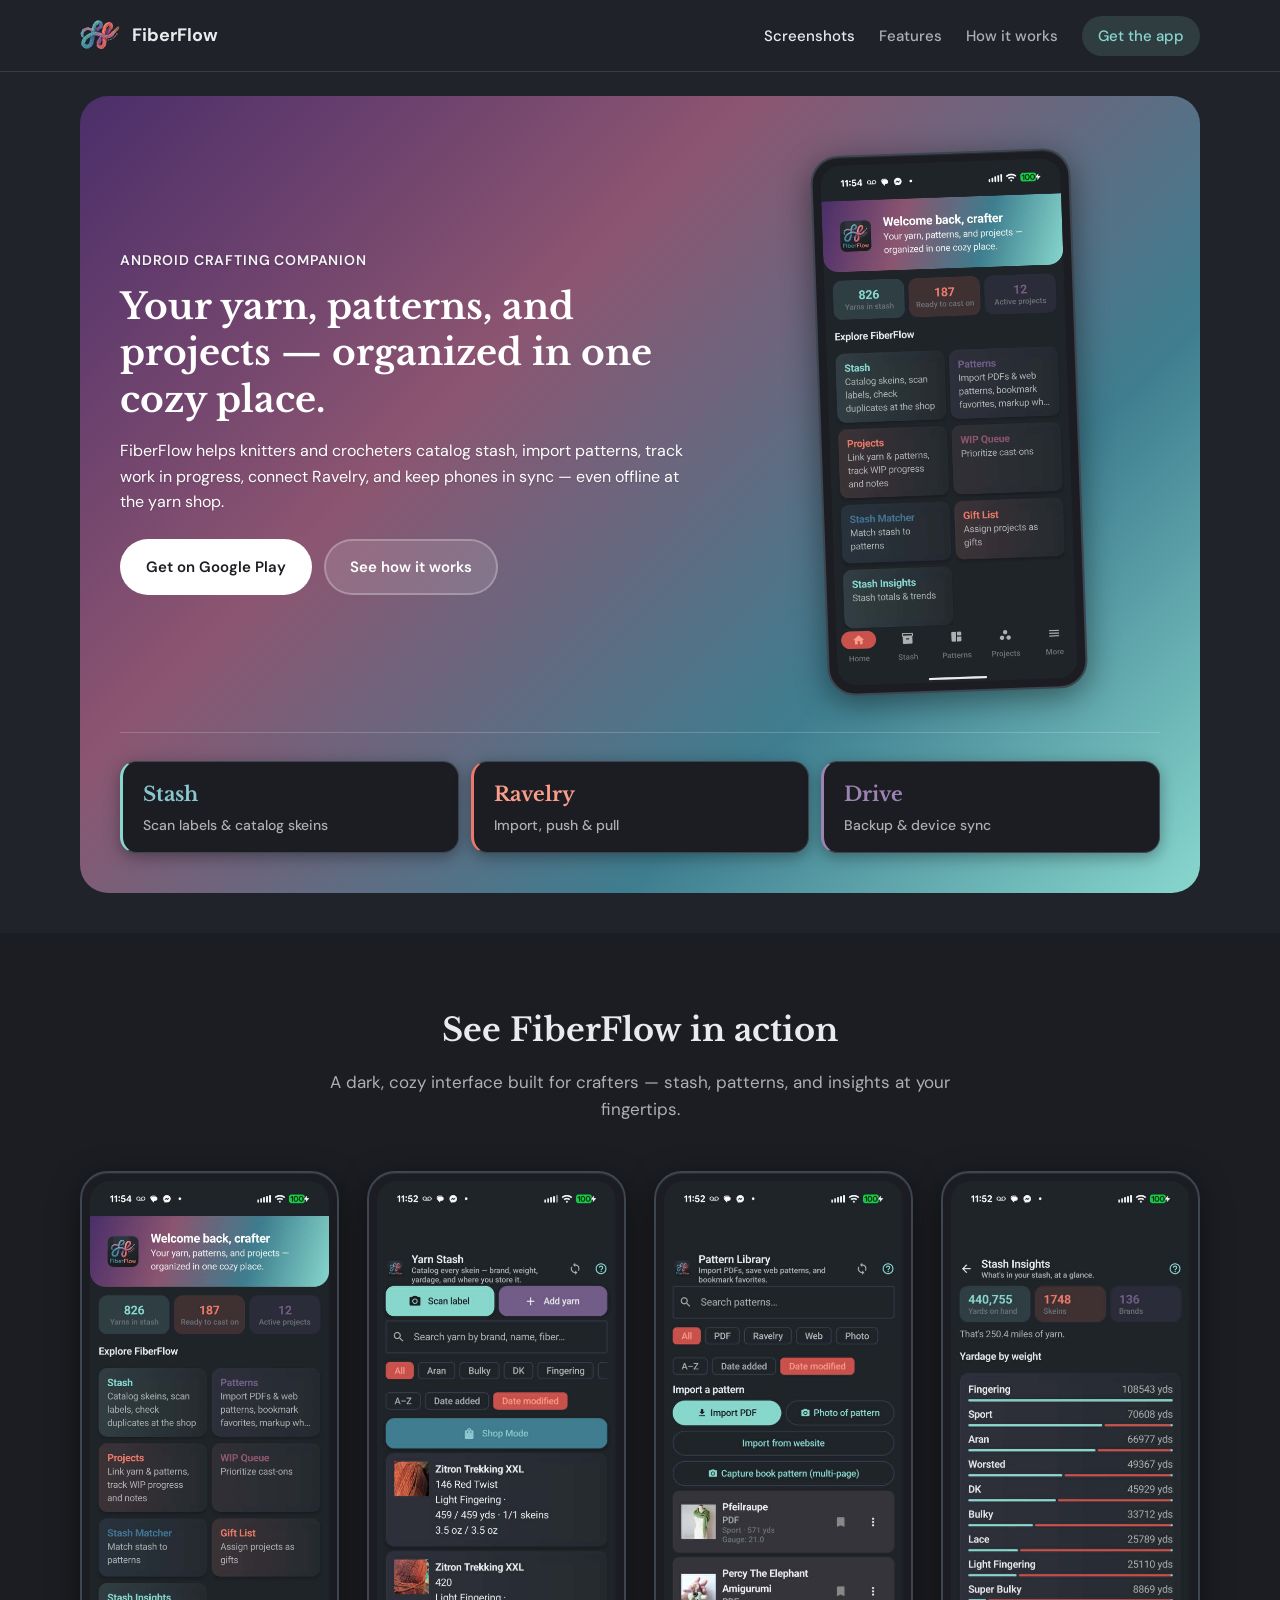
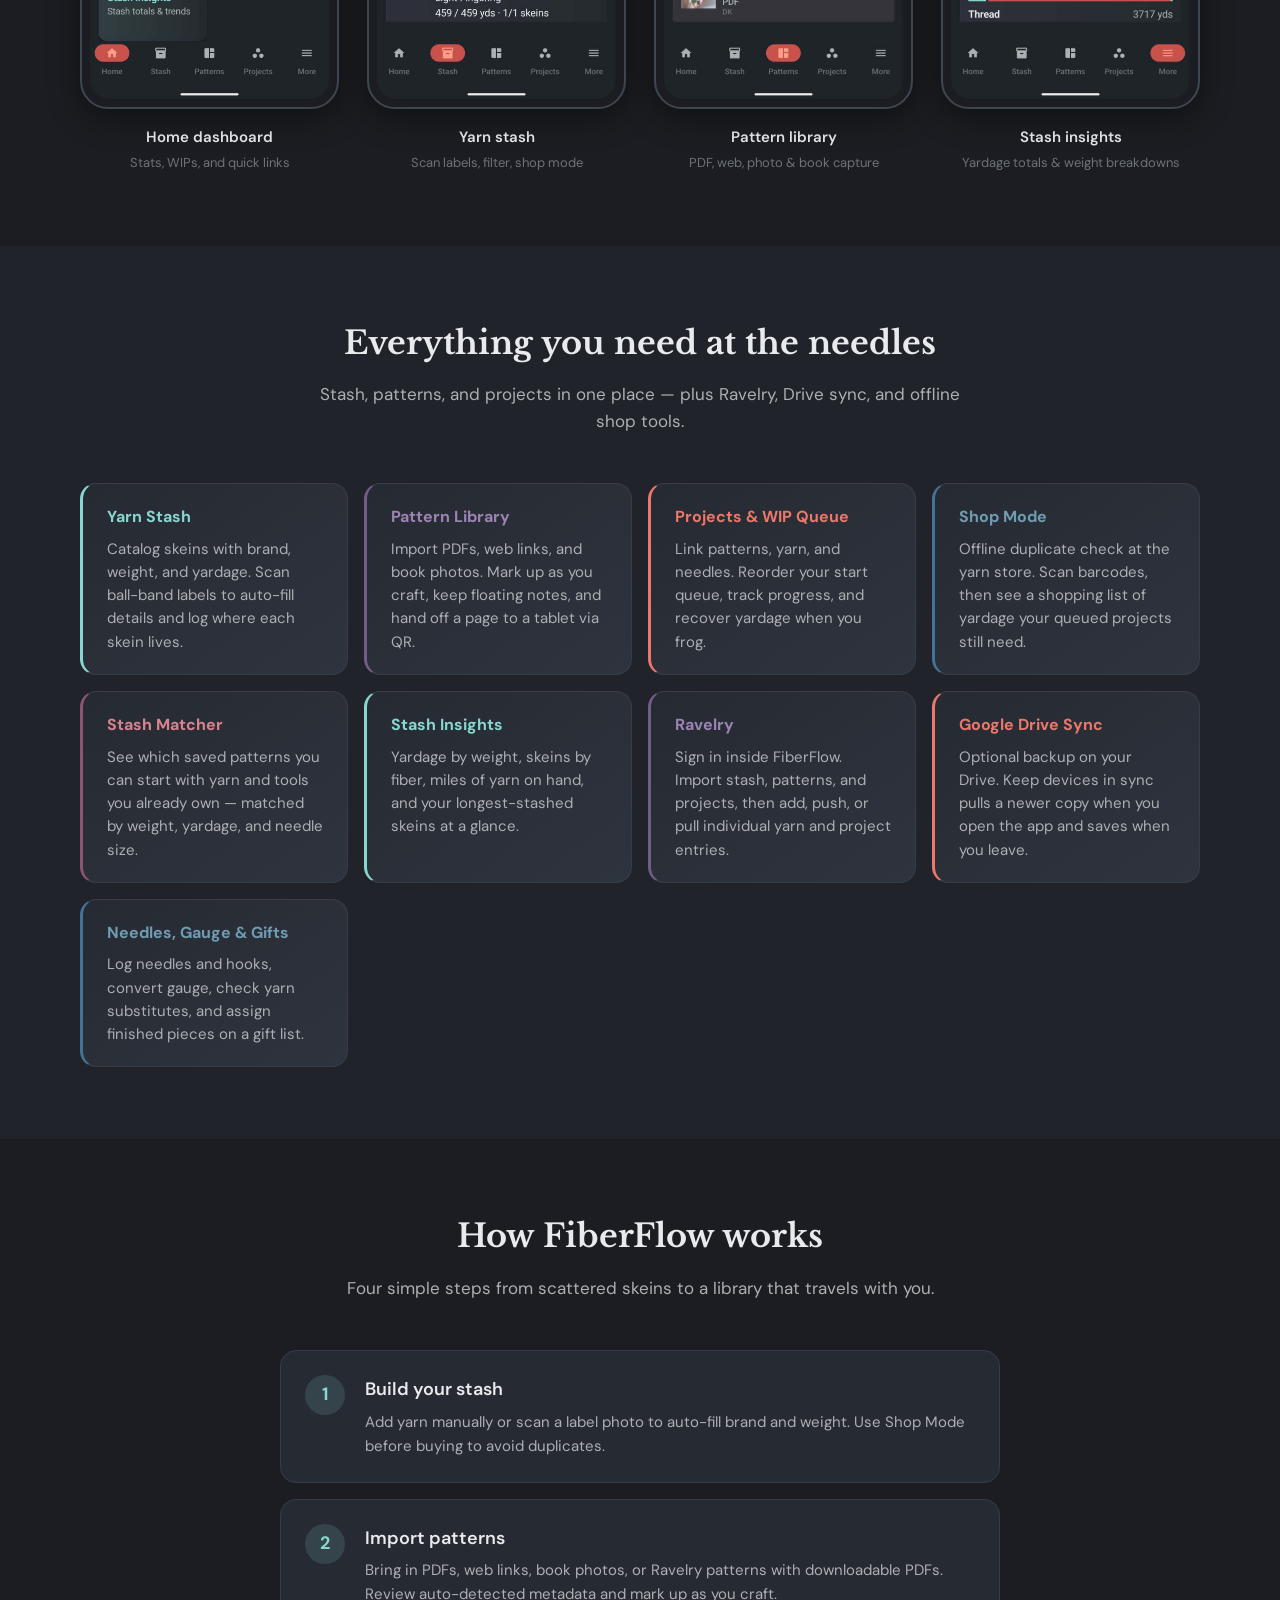
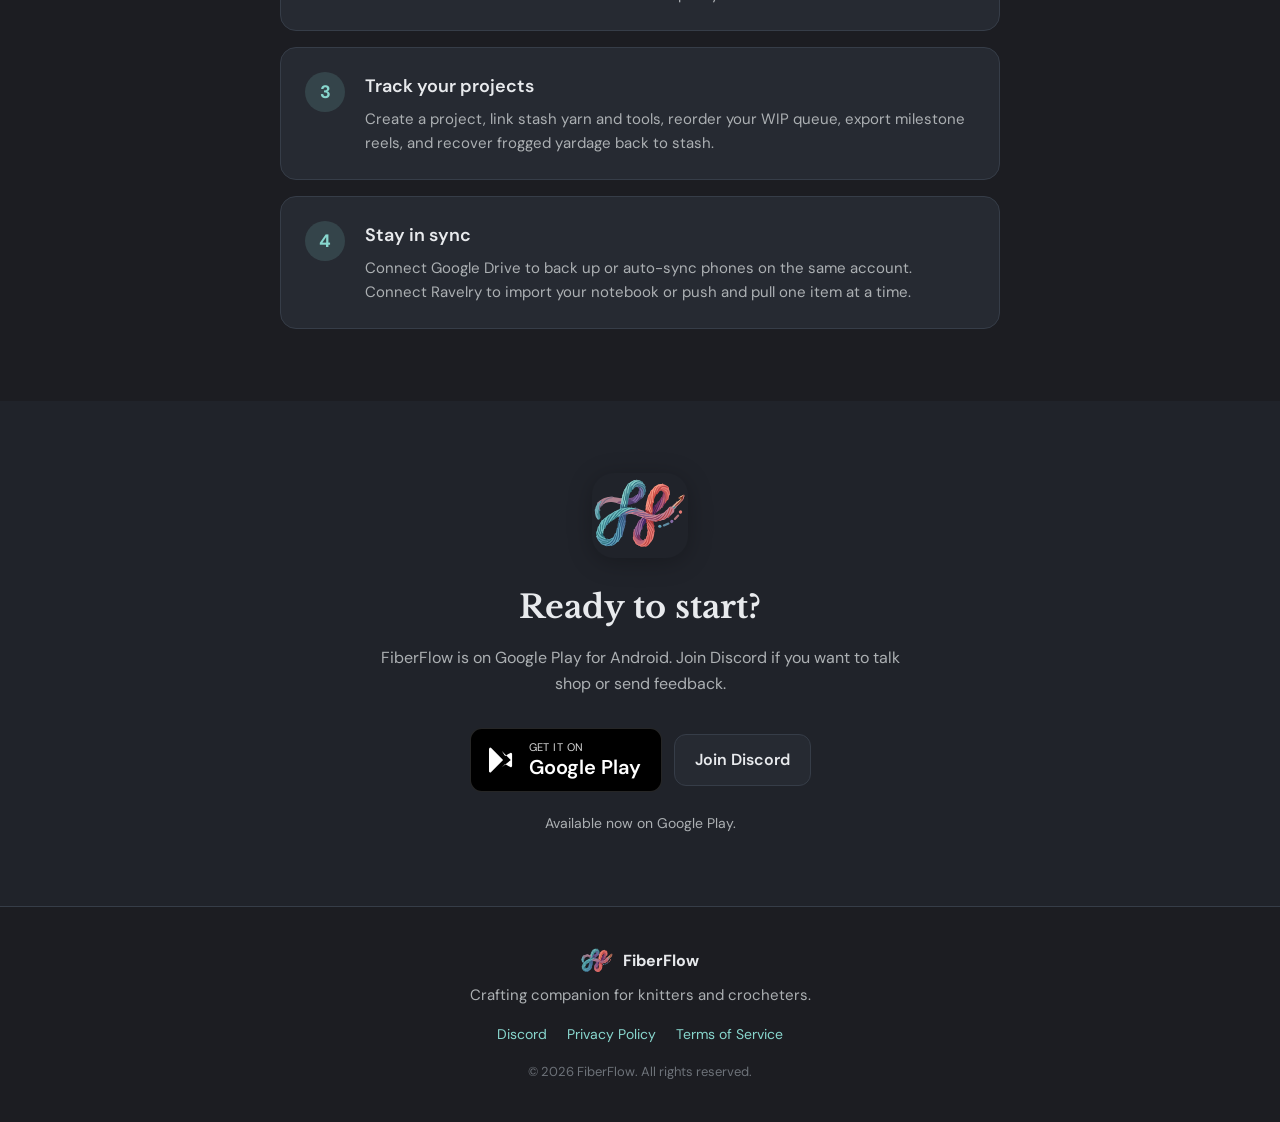
<file: index.html>
<!DOCTYPE html>
<html lang="en">
<head>
  <meta charset="UTF-8">
  <meta name="viewport" content="width=device-width, initial-scale=1.0">
  <meta name="description" content="FiberFlow — the Android crafting companion for knitters and crocheters. Catalog stash, import patterns, track WIPs, connect Ravelry, and sync devices with Google Drive.">
  <meta name="keywords" content="FiberFlow, knitting app, crochet app, yarn stash, pattern tracker, project tracker, Ravelry, Google Drive backup, Android crafting app">
  <meta name="author" content="TechJeeper">
  <meta name="robots" content="index, follow">
  <meta name="theme-color" content="#1c1d22">
  <link rel="canonical" href="https://fiberflow.techjeeper.com/">
  <meta property="og:locale" content="en_US">
  <meta property="og:type" content="website">
  <meta property="og:site_name" content="FiberFlow">
  <meta property="og:title" content="FiberFlow — Crafting Companion for Knitters &amp; Crocheters">
  <meta property="og:description" content="Organize yarn, patterns, and projects on Android. Connect Ravelry, sync phones with Google Drive, and shop offline.">
  <meta property="og:url" content="https://fiberflow.techjeeper.com/">
  <meta property="og:image" content="https://fiberflow.techjeeper.com/assets/screenshots/home.jpg">
  <meta property="og:image:alt" content="FiberFlow home screen with stash stats and explore tiles">
  <meta property="og:image:width" content="935">
  <meta property="og:image:height" content="2048">
  <meta name="twitter:card" content="summary_large_image">
  <meta name="twitter:title" content="FiberFlow — Crafting Companion for Knitters &amp; Crocheters">
  <meta name="twitter:description" content="Organize yarn, patterns, and projects on Android. Connect Ravelry, sync phones with Google Drive, and shop offline.">
  <meta name="twitter:image" content="https://fiberflow.techjeeper.com/assets/screenshots/home.jpg">
  <meta name="twitter:image:alt" content="FiberFlow home screen with stash stats and explore tiles">
  <title>FiberFlow — Crafting Companion for Knitters &amp; Crocheters</title>
  <link rel="icon" type="image/svg+xml" href="assets/FiberFlow-Icon.svg">
  <link rel="preconnect" href="https://fonts.googleapis.com">
  <link rel="preconnect" href="https://fonts.gstatic.com" crossorigin>
  <link href="https://fonts.googleapis.com/css2?family=DM+Sans:ital,opsz,wght@0,9..40,400;0,9..40,500;0,9..40,600;0,9..40,700;1,9..40,400&family=Libre+Baskerville:ital,wght@0,400;0,700;1,400&display=swap" rel="stylesheet">
  <link rel="stylesheet" href="css/styles.css">
  <link rel="stylesheet" href="css/showcase.css">
  <script data-goatcounter="https://fiberflow.goatcounter.com/count"
          async src="//gc.zgo.at/count.js"></script>
  <script type="application/ld+json">
    {
      "@context": "https://schema.org",
      "@type": "SoftwareApplication",
      "name": "FiberFlow",
      "applicationCategory": "LifestyleApplication",
      "applicationSubCategory": "Crafting Companion",
      "operatingSystem": "Android",
      "description": "FiberFlow helps knitters and crocheters catalog yarn stash, import patterns, track work in progress, connect Ravelry, and sync devices with Google Drive.",
      "url": "https://fiberflow.techjeeper.com/",
      "image": "https://fiberflow.techjeeper.com/assets/screenshots/home.jpg",
      "downloadUrl": "https://play.google.com/store/apps/details?id=com.fiberflow.app",
      "publisher": {
        "@type": "Organization",
        "name": "TechJeeper"
      }
    }
  </script>
</head>
<body>
  <a class="skip-link" href="#main">Skip to content</a>

  <header class="site-header" id="top">
    <div class="container header-inner">
      <a class="brand" href="#top" aria-label="FiberFlow home">
        <img src="assets/FiberFlow-Icon.svg" alt="" width="40" height="40" class="brand-icon">
        <span class="brand-name">FiberFlow</span>
      </a>
      <button class="nav-toggle" type="button" aria-expanded="false" aria-controls="site-nav" aria-label="Open menu">
        <span></span>
        <span></span>
        <span></span>
      </button>
      <nav class="site-nav" id="site-nav" aria-label="Primary">
        <a href="#showcase">Screenshots</a>
        <a href="#features">Features</a>
        <a href="#how-it-works">How it works</a>
        <a href="#download" class="nav-cta">Get the app</a>
      </nav>
    </div>
  </header>

  <main id="main">
    <section class="hero-block" aria-label="Introduction">
      <div class="hero">
        <div class="hero-grid">
          <div class="hero-copy">
            <p class="hero-eyebrow">Android crafting companion</p>
            <h1>Your yarn, patterns, and projects — organized in one cozy place.</h1>
            <p class="hero-lead">
              FiberFlow helps knitters and crocheters catalog stash, import patterns, track work in progress,
              connect Ravelry, and keep phones in sync — even offline at the yarn shop.
            </p>
            <div class="hero-actions">
              <a href="https://play.google.com/store/apps/details?id=com.fiberflow.app" class="btn btn-primary" target="_blank" rel="noopener noreferrer">Get on Google Play</a>
              <a href="#how-it-works" class="btn btn-ghost">See how it works</a>
            </div>
          </div>
          <div class="hero-phone" aria-hidden="true">
            <figure class="phone-mockup">
              <div class="phone-bezel">
                <img src="assets/screenshots/home.jpg" alt="" width="260" height="563">
              </div>
            </figure>
          </div>
        </div>

        <div class="hero-stats">
          <div class="stats-grid">
            <div class="stat-chip stat-teal">
              <span class="stat-value">Stash</span>
              <span class="stat-label">Scan labels &amp; catalog skeins</span>
            </div>
            <div class="stat-chip stat-coral">
              <span class="stat-value">Ravelry</span>
              <span class="stat-label">Import, push &amp; pull</span>
            </div>
            <div class="stat-chip stat-plum">
              <span class="stat-value">Drive</span>
              <span class="stat-label">Backup &amp; device sync</span>
            </div>
          </div>
        </div>
      </div>
    </section>

    <section class="section section-alt" id="showcase">
      <div class="container">
        <header class="section-header">
          <h2>See FiberFlow in action</h2>
          <p>A dark, cozy interface built for crafters — stash, patterns, and insights at your fingertips.</p>
        </header>

        <div class="showcase-grid">
          <figure class="phone-mockup">
            <div class="phone-bezel">
              <img src="assets/screenshots/home.jpg" alt="FiberFlow home screen with stash stats and explore tiles" width="240" height="520" loading="lazy">
            </div>
            <figcaption>
              Home dashboard
              <span class="phone-caption-detail">Stats, WIPs, and quick links</span>
            </figcaption>
          </figure>
          <figure class="phone-mockup">
            <div class="phone-bezel">
              <img src="assets/screenshots/stash.jpg" alt="Yarn stash screen with label scan and shop mode" width="240" height="520" loading="lazy">
            </div>
            <figcaption>
              Yarn stash
              <span class="phone-caption-detail">Scan labels, filter, shop mode</span>
            </figcaption>
          </figure>
          <figure class="phone-mockup">
            <div class="phone-bezel">
              <img src="assets/screenshots/patterns.jpg" alt="Pattern library with PDF import and bookmarks" width="240" height="520" loading="lazy">
            </div>
            <figcaption>
              Pattern library
              <span class="phone-caption-detail">PDF, web, photo &amp; book capture</span>
            </figcaption>
          </figure>
          <figure class="phone-mockup">
            <div class="phone-bezel">
              <img src="assets/screenshots/insights.jpg" alt="Stash insights showing yardage totals and breakdowns" width="240" height="520" loading="lazy">
            </div>
            <figcaption>
              Stash insights
              <span class="phone-caption-detail">Yardage totals &amp; weight breakdowns</span>
            </figcaption>
          </figure>
        </div>
      </div>
    </section>

    <section class="section" id="features">
      <div class="container">
        <header class="section-header">
          <h2>Everything you need at the needles</h2>
          <p>Stash, patterns, and projects in one place — plus Ravelry, Drive sync, and offline shop tools.</p>
        </header>

        <div class="feature-grid">
          <article class="feature-card accent-teal">
            <h3>Yarn Stash</h3>
            <p>Catalog skeins with brand, weight, and yardage. Scan ball-band labels to auto-fill details and log where each skein lives.</p>
          </article>
          <article class="feature-card accent-plum">
            <h3>Pattern Library</h3>
            <p>Import PDFs, web links, and book photos. Mark up as you craft, keep floating notes, and hand off a page to a tablet via QR.</p>
          </article>
          <article class="feature-card accent-coral">
            <h3>Projects &amp; WIP Queue</h3>
            <p>Link patterns, yarn, and needles. Reorder your start queue, track progress, and recover yardage when you frog.</p>
          </article>
          <article class="feature-card accent-blue">
            <h3>Shop Mode</h3>
            <p>Offline duplicate check at the yarn store. Scan barcodes, then see a shopping list of yardage your queued projects still need.</p>
          </article>
          <article class="feature-card accent-rose">
            <h3>Stash Matcher</h3>
            <p>See which saved patterns you can start with yarn and tools you already own — matched by weight, yardage, and needle size.</p>
          </article>
          <article class="feature-card accent-teal">
            <h3>Stash Insights</h3>
            <p>Yardage by weight, skeins by fiber, miles of yarn on hand, and your longest-stashed skeins at a glance.</p>
          </article>
          <article class="feature-card accent-plum">
            <h3>Ravelry</h3>
            <p>Sign in inside FiberFlow. Import stash, patterns, and projects, then add, push, or pull individual yarn and project entries.</p>
          </article>
          <article class="feature-card accent-coral">
            <h3>Google Drive Sync</h3>
            <p>Optional backup on your Drive. Keep devices in sync pulls a newer copy when you open the app and saves when you leave.</p>
          </article>
          <article class="feature-card accent-blue">
            <h3>Needles, Gauge &amp; Gifts</h3>
            <p>Log needles and hooks, convert gauge, check yarn substitutes, and assign finished pieces on a gift list.</p>
          </article>
        </div>
      </div>
    </section>

    <section class="section section-alt" id="how-it-works">
      <div class="container">
        <header class="section-header">
          <h2>How FiberFlow works</h2>
          <p>Four simple steps from scattered skeins to a library that travels with you.</p>
        </header>

        <ol class="steps-list">
          <li class="step-card">
            <span class="step-number">1</span>
            <div>
              <h3>Build your stash</h3>
              <p>Add yarn manually or scan a label photo to auto-fill brand and weight. Use Shop Mode before buying to avoid duplicates.</p>
            </div>
          </li>
          <li class="step-card">
            <span class="step-number">2</span>
            <div>
              <h3>Import patterns</h3>
              <p>Bring in PDFs, web links, book photos, or Ravelry patterns with downloadable PDFs. Review auto-detected metadata and mark up as you craft.</p>
            </div>
          </li>
          <li class="step-card">
            <span class="step-number">3</span>
            <div>
              <h3>Track your projects</h3>
              <p>Create a project, link stash yarn and tools, reorder your WIP queue, export milestone reels, and recover frogged yardage back to stash.</p>
            </div>
          </li>
          <li class="step-card">
            <span class="step-number">4</span>
            <div>
              <h3>Stay in sync</h3>
              <p>Connect Google Drive to back up or auto-sync phones on the same account. Connect Ravelry to import your notebook or push and pull one item at a time.</p>
            </div>
          </li>
        </ol>
      </div>
    </section>

    <section class="section download-section" id="download">
      <div class="container download-inner">
        <img src="assets/FiberFlow-Icon.svg" alt="" width="96" height="96" class="download-icon">
        <h2>Ready to start?</h2>
        <p>FiberFlow is on Google Play for Android. Join Discord if you want to talk shop or send feedback.</p>
        <div class="download-actions">
          <a
            href="https://play.google.com/store/apps/details?id=com.fiberflow.app"
            class="play-badge"
            id="play-store-link"
            target="_blank"
            rel="noopener noreferrer"
          >
            <svg class="play-icon" viewBox="0 0 24 24" aria-hidden="true" width="28" height="28">
              <path fill="currentColor" d="M3.609 1.814L13.792 12 3.61 22.186a1.003 1.003 0 0 1-1.387.29 1 1 0 0 1-.223-.168 1 1 0 0 1-.293-.728V2.71a1 1 0 0 1 .293-.728 1 1 0 0 1 1.61-.168z"/>
              <path fill="currentColor" d="M15.5 8.5l4.5-2.6a1 1 0 0 1 1.5.866v10.468a1 1 0 0 1-1.5.866l-4.5-2.6-2.792 2.792L20.39 12l-7.682-7.682L15.5 8.5z"/>
            </svg>
            <span class="play-badge-text">
              <span class="play-badge-label">Get it on</span>
              <span class="play-badge-store">Google Play</span>
            </span>
          </a>
          <a
            href="https://discord.gg/9WdGfetSRp"
            class="community-link"
            target="_blank"
            rel="noopener noreferrer"
          >
            Join Discord
          </a>
        </div>
        <p class="download-note is-live" id="play-store-note">Available now on Google Play.</p>
      </div>
    </section>
  </main>

  <footer class="site-footer">
    <div class="container footer-inner">
      <div class="footer-brand">
        <img src="assets/FiberFlow-Icon.svg" alt="" width="32" height="32">
        <span>FiberFlow</span>
      </div>
      <p class="footer-tagline">Crafting companion for knitters and crocheters.</p>
      <p class="footer-legal">
        <a href="https://discord.gg/9WdGfetSRp" target="_blank" rel="noopener noreferrer">Discord</a>
        <a href="privacy-policy.html">Privacy Policy</a>
        <a href="tos.html">Terms of Service</a>
      </p>
      <p class="footer-copy">&copy; <span id="year"></span> FiberFlow. All rights reserved.</p>
    </div>
  </footer>

  <script src="js/main.js"></script>
</body>
</html>
</file>
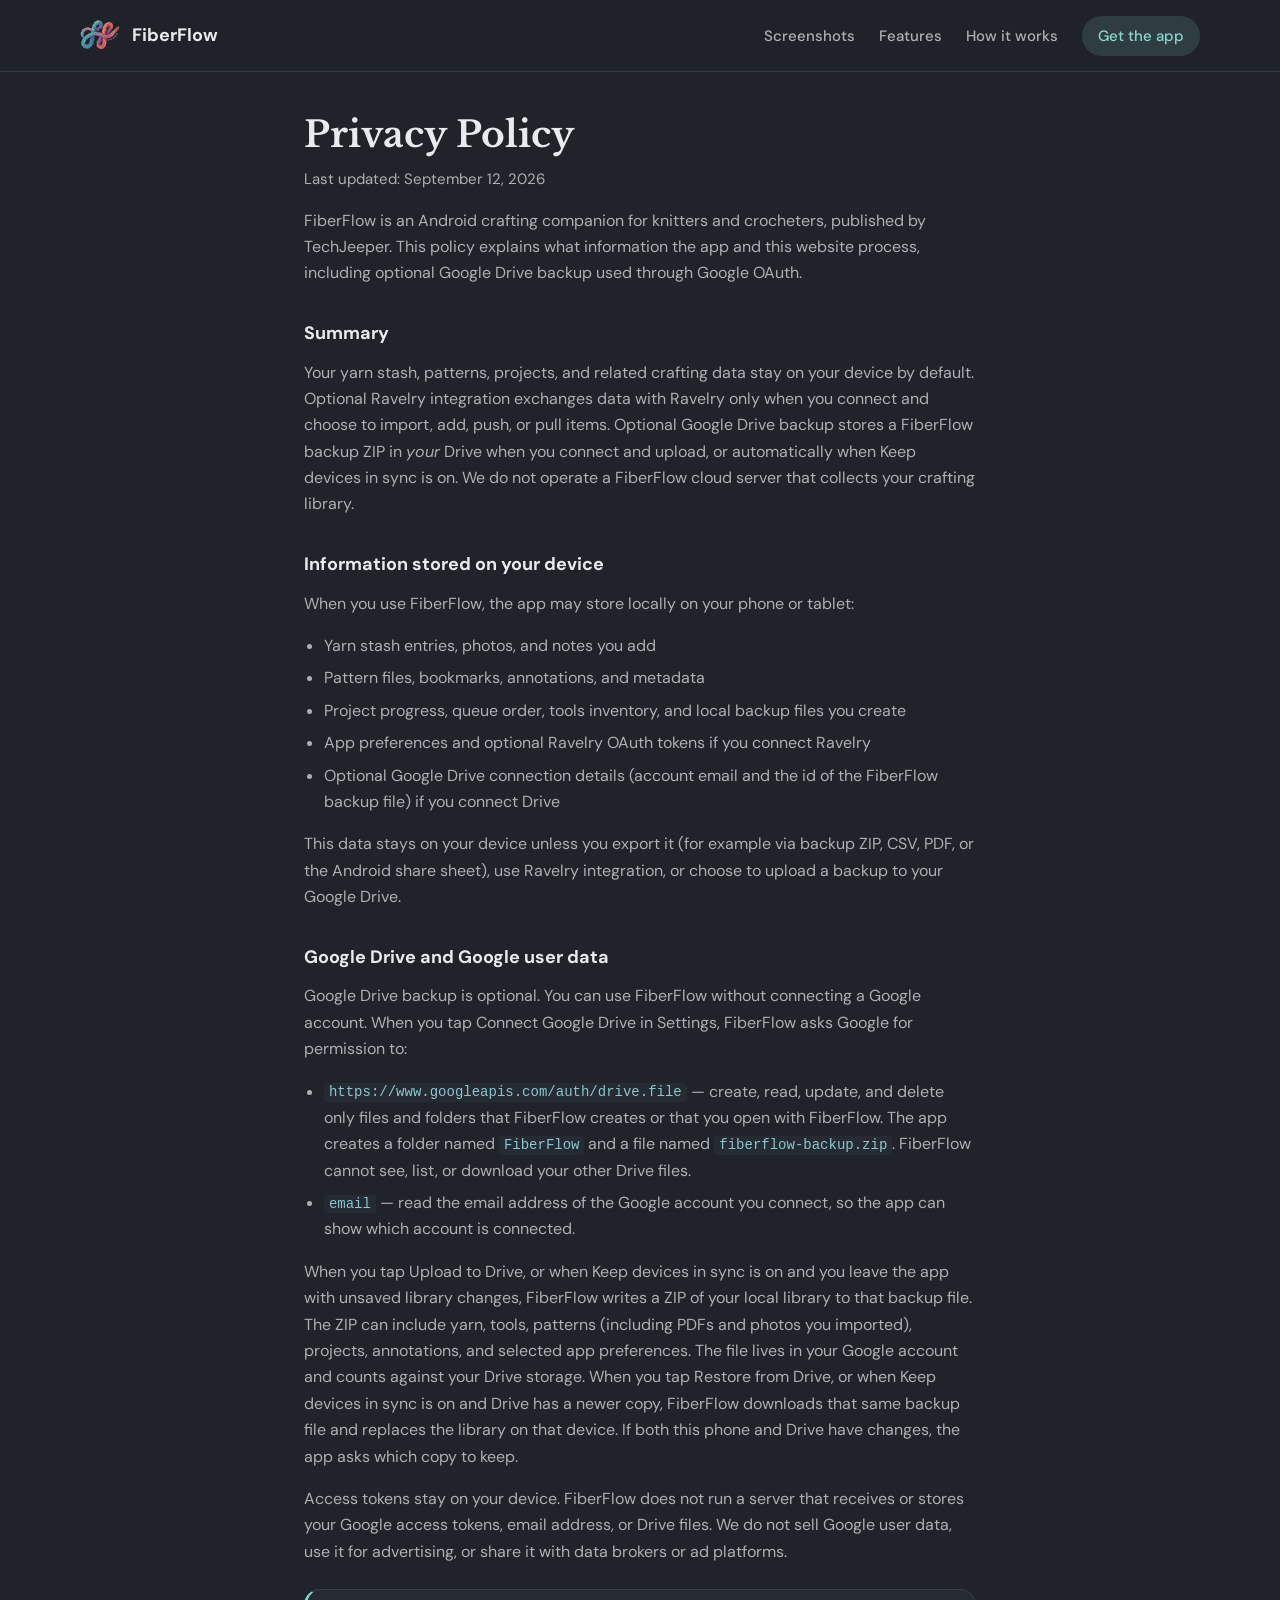
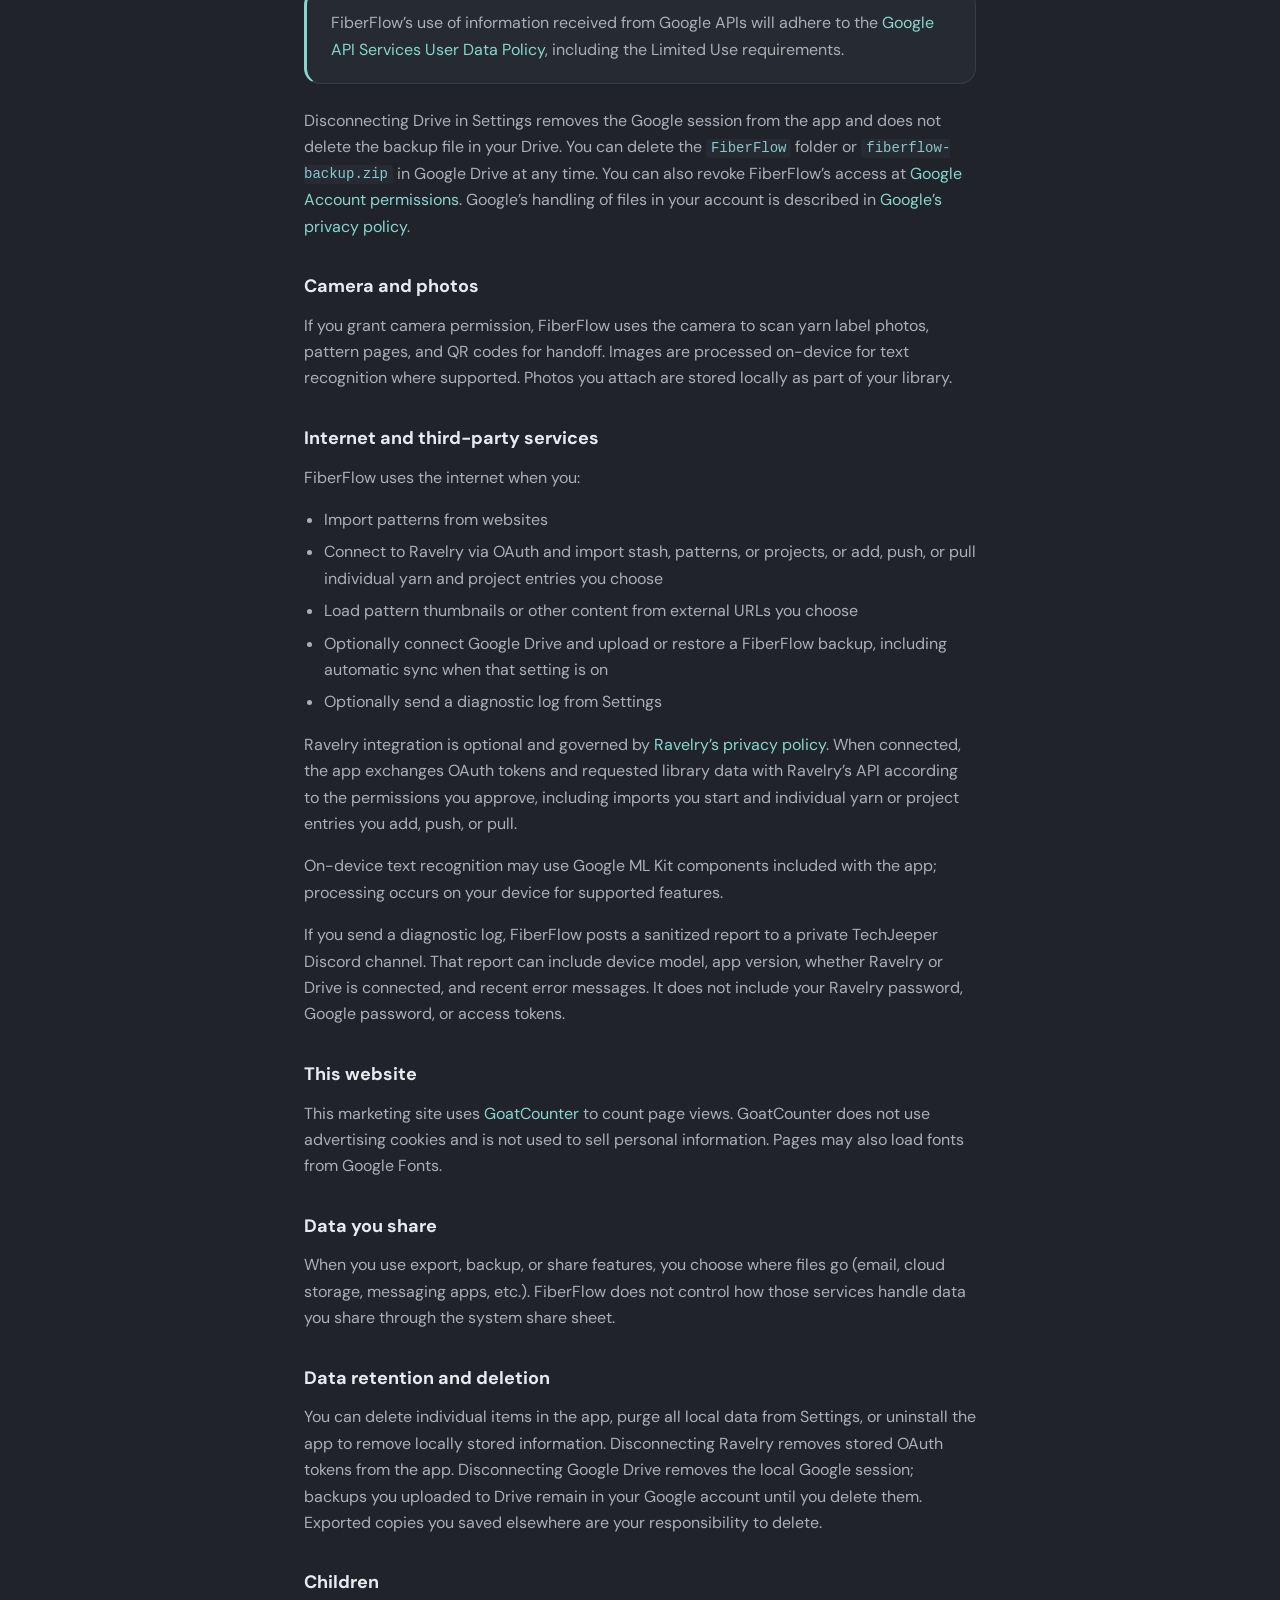
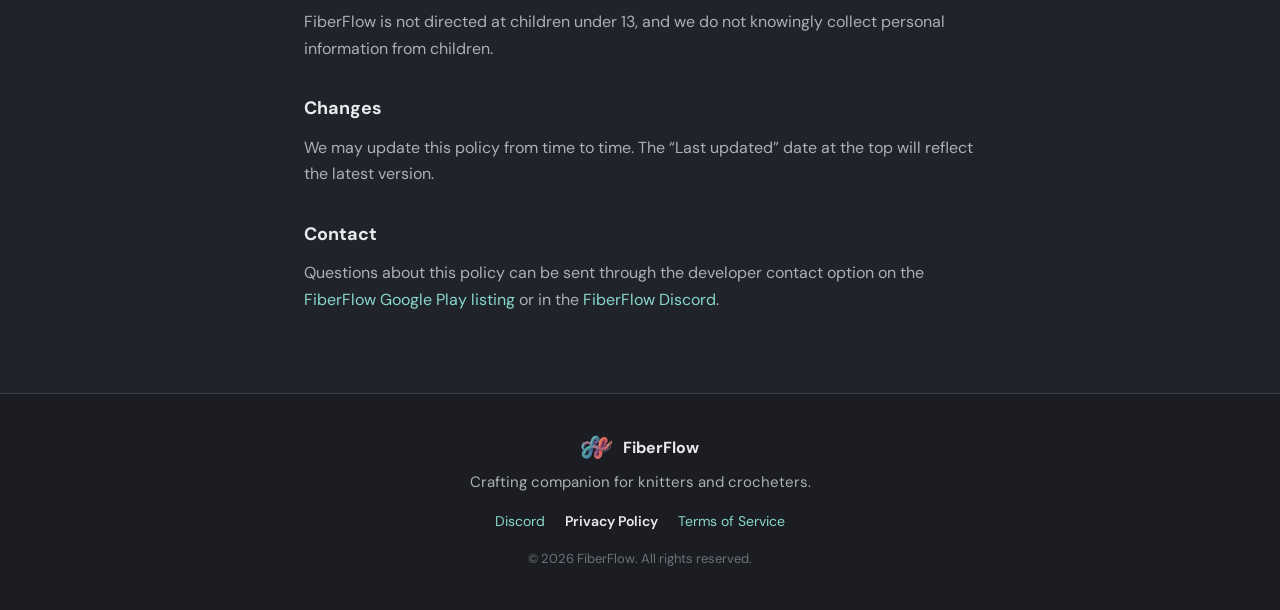
<file: privacy-policy.html>
<!DOCTYPE html>
<html lang="en">
<head>
  <meta charset="UTF-8">
  <meta name="viewport" content="width=device-width, initial-scale=1.0">
  <meta name="description" content="FiberFlow privacy policy — how we handle your crafting data, optional Google Drive backup, and Ravelry on Android.">
  <meta name="robots" content="index, follow">
  <meta name="theme-color" content="#1c1d22">
  <link rel="canonical" href="https://fiberflow.techjeeper.com/privacy-policy.html">
  <meta property="og:locale" content="en_US">
  <meta property="og:type" content="article">
  <meta property="og:site_name" content="FiberFlow">
  <meta property="og:title" content="Privacy Policy — FiberFlow">
  <meta property="og:description" content="Read how FiberFlow handles yarn stash, pattern, project, Google Drive backup, and optional Ravelry data.">
  <meta property="og:url" content="https://fiberflow.techjeeper.com/privacy-policy.html">
  <meta property="og:image" content="https://fiberflow.techjeeper.com/assets/screenshots/home.jpg">
  <meta property="og:image:alt" content="FiberFlow home screen with stash stats and explore tiles">
  <meta property="og:image:width" content="935">
  <meta property="og:image:height" content="2048">
  <meta name="twitter:card" content="summary_large_image">
  <meta name="twitter:title" content="Privacy Policy — FiberFlow">
  <meta name="twitter:description" content="Read how FiberFlow handles yarn stash, pattern, project, Google Drive backup, and optional Ravelry data.">
  <meta name="twitter:image" content="https://fiberflow.techjeeper.com/assets/screenshots/home.jpg">
  <meta name="twitter:image:alt" content="FiberFlow home screen with stash stats and explore tiles">
  <title>Privacy Policy — FiberFlow</title>
  <link rel="icon" type="image/svg+xml" href="assets/FiberFlow-Icon.svg">
  <link rel="preconnect" href="https://fonts.googleapis.com">
  <link rel="preconnect" href="https://fonts.gstatic.com" crossorigin>
  <link href="https://fonts.googleapis.com/css2?family=DM+Sans:ital,opsz,wght@0,9..40,400;0,9..40,500;0,9..40,600;0,9..40,700;1,9..40,400&amp;family=Libre+Baskerville:ital,wght@0,400;0,700;1,400&amp;display=swap" rel="stylesheet">
  <link rel="stylesheet" href="css/styles.css">
  <link rel="stylesheet" href="css/legal.css">
  <script data-goatcounter="https://fiberflow.goatcounter.com/count"
          async src="//gc.zgo.at/count.js"></script>
  <script type="application/ld+json">
    {
      "@context": "https://schema.org",
      "@type": "WebPage",
      "name": "Privacy Policy — FiberFlow",
      "description": "Read how FiberFlow handles yarn stash, pattern, project, Google Drive backup, and optional Ravelry data.",
      "url": "https://fiberflow.techjeeper.com/privacy-policy.html",
      "isPartOf": {
        "@type": "WebSite",
        "name": "FiberFlow",
        "url": "https://fiberflow.techjeeper.com/"
      }
    }
  </script>
</head>
<body>
  <a class="skip-link" href="#main">Skip to content</a>

  <header class="site-header" id="top">
    <div class="container header-inner">
      <a class="brand" href="index.html" aria-label="FiberFlow home">
        <img src="assets/FiberFlow-Icon.svg" alt="" width="40" height="40" class="brand-icon">
        <span class="brand-name">FiberFlow</span>
      </a>
      <button class="nav-toggle" type="button" aria-expanded="false" aria-controls="site-nav" aria-label="Open menu">
        <span></span>
        <span></span>
        <span></span>
      </button>
      <nav class="site-nav" id="site-nav" aria-label="Primary">
        <a href="index.html#showcase">Screenshots</a>
        <a href="index.html#features">Features</a>
        <a href="index.html#how-it-works">How it works</a>
        <a href="index.html#download" class="nav-cta">Get the app</a>
      </nav>
    </div>
  </header>

  <main id="main" class="legal-main">
    <article class="container legal-page">
      <h1>Privacy Policy</h1>
      <p class="legal-updated">Last updated: September 12, 2026</p>

      <p>
        FiberFlow is an Android crafting companion for knitters and crocheters, published by TechJeeper.
        This policy explains what information the app and this website process, including optional
        Google Drive backup used through Google OAuth.
      </p>

      <h2>Summary</h2>
      <p>
        Your yarn stash, patterns, projects, and related crafting data stay on your device by default.
        Optional Ravelry integration exchanges data with Ravelry only when you connect and choose to import,
        add, push, or pull items. Optional Google Drive backup stores a FiberFlow backup ZIP in <em>your</em>
        Drive when you connect and upload, or automatically when Keep devices in sync is on. We do not operate
        a FiberFlow cloud server that collects your crafting library.
      </p>

      <h2>Information stored on your device</h2>
      <p>When you use FiberFlow, the app may store locally on your phone or tablet:</p>
      <ul>
        <li>Yarn stash entries, photos, and notes you add</li>
        <li>Pattern files, bookmarks, annotations, and metadata</li>
        <li>Project progress, queue order, tools inventory, and local backup files you create</li>
        <li>App preferences and optional Ravelry OAuth tokens if you connect Ravelry</li>
        <li>Optional Google Drive connection details (account email and the id of the FiberFlow backup file) if you connect Drive</li>
      </ul>
      <p>
        This data stays on your device unless you export it (for example via backup ZIP, CSV, PDF, or the Android share sheet),
        use Ravelry integration, or choose to upload a backup to your Google Drive.
      </p>

      <h2>Google Drive and Google user data</h2>
      <p>
        Google Drive backup is optional. You can use FiberFlow without connecting a Google account.
        When you tap Connect Google Drive in Settings, FiberFlow asks Google for permission to:
      </p>
      <ul>
        <li>
          <code>https://www.googleapis.com/auth/drive.file</code> — create, read, update, and delete
          only files and folders that FiberFlow creates or that you open with FiberFlow.
          The app creates a folder named <code>FiberFlow</code> and a file named
          <code>fiberflow-backup.zip</code>. FiberFlow cannot see, list, or download your other Drive files.
        </li>
        <li>
          <code>email</code> — read the email address of the Google account you connect, so the app can show
          which account is connected.
        </li>
      </ul>
      <p>
        When you tap Upload to Drive, or when Keep devices in sync is on and you leave the app with unsaved
        library changes, FiberFlow writes a ZIP of your local library to that backup file.
        The ZIP can include yarn, tools, patterns (including PDFs and photos you imported), projects,
        annotations, and selected app preferences. The file lives in your Google account and counts
        against your Drive storage. When you tap Restore from Drive, or when Keep devices in sync is on
        and Drive has a newer copy, FiberFlow downloads that same backup file and replaces the library
        on that device. If both this phone and Drive have changes, the app asks which copy to keep.
      </p>
      <p>
        Access tokens stay on your device. FiberFlow does not run a server that receives or stores your
        Google access tokens, email address, or Drive files. We do not sell Google user data, use it for
        advertising, or share it with data brokers or ad platforms.
      </p>
      <div class="legal-callout">
        <p>
          FiberFlow&rsquo;s use of information received from Google APIs will adhere to the
          <a href="https://developers.google.com/terms/api-services-user-data-policy" rel="noopener noreferrer" target="_blank">Google API Services User Data Policy</a>,
          including the Limited Use requirements.
        </p>
      </div>
      <p>
        Disconnecting Drive in Settings removes the Google session from the app and does not delete the
        backup file in your Drive. You can delete the <code>FiberFlow</code> folder or
        <code>fiberflow-backup.zip</code> in Google Drive at any time. You can also revoke FiberFlow&rsquo;s
        access at
        <a href="https://myaccount.google.com/permissions" rel="noopener noreferrer" target="_blank">Google Account permissions</a>.
        Google&rsquo;s handling of files in your account is described in
        <a href="https://policies.google.com/privacy" rel="noopener noreferrer" target="_blank">Google&rsquo;s privacy policy</a>.
      </p>

      <h2>Camera and photos</h2>
      <p>
        If you grant camera permission, FiberFlow uses the camera to scan yarn label photos, pattern pages, and QR codes for handoff.
        Images are processed on-device for text recognition where supported. Photos you attach are stored locally as part of your library.
      </p>

      <h2>Internet and third-party services</h2>
      <p>FiberFlow uses the internet when you:</p>
      <ul>
        <li>Import patterns from websites</li>
        <li>Connect to Ravelry via OAuth and import stash, patterns, or projects, or add, push, or pull individual yarn and project entries you choose</li>
        <li>Load pattern thumbnails or other content from external URLs you choose</li>
        <li>Optionally connect Google Drive and upload or restore a FiberFlow backup, including automatic sync when that setting is on</li>
        <li>Optionally send a diagnostic log from Settings</li>
      </ul>
      <p>
        Ravelry integration is optional and governed by
        <a href="https://www.ravelry.com/privacy" rel="noopener noreferrer" target="_blank">Ravelry&rsquo;s privacy policy</a>.
        When connected, the app exchanges OAuth tokens and requested library data with Ravelry&rsquo;s API according to the permissions you approve,
        including imports you start and individual yarn or project entries you add, push, or pull.
      </p>
      <p>
        On-device text recognition may use Google ML Kit components included with the app; processing occurs on your device for supported features.
      </p>
      <p>
        If you send a diagnostic log, FiberFlow posts a sanitized report to a private TechJeeper Discord channel.
        That report can include device model, app version, whether Ravelry or Drive is connected, and recent error messages.
        It does not include your Ravelry password, Google password, or access tokens.
      </p>

      <h2>This website</h2>
      <p>
        This marketing site uses
        <a href="https://www.goatcounter.com/" rel="noopener noreferrer" target="_blank">GoatCounter</a>
        to count page views. GoatCounter does not use advertising cookies and is not used to sell personal information.
        Pages may also load fonts from Google Fonts.
      </p>

      <h2>Data you share</h2>
      <p>
        When you use export, backup, or share features, you choose where files go (email, cloud storage, messaging apps, etc.).
        FiberFlow does not control how those services handle data you share through the system share sheet.
      </p>

      <h2>Data retention and deletion</h2>
      <p>
        You can delete individual items in the app, purge all local data from Settings, or uninstall the app to remove locally stored information.
        Disconnecting Ravelry removes stored OAuth tokens from the app. Disconnecting Google Drive removes the local Google session;
        backups you uploaded to Drive remain in your Google account until you delete them. Exported copies you saved elsewhere are your responsibility to delete.
      </p>

      <h2>Children</h2>
      <p>FiberFlow is not directed at children under 13, and we do not knowingly collect personal information from children.</p>

      <h2>Changes</h2>
      <p>We may update this policy from time to time. The &ldquo;Last updated&rdquo; date at the top will reflect the latest version.</p>

      <h2>Contact</h2>
      <p>
        Questions about this policy can be sent through the developer contact option on the
        <a href="https://play.google.com/store/apps/details?id=com.fiberflow.app">FiberFlow Google Play listing</a>
        or in the
        <a href="https://discord.gg/9WdGfetSRp" rel="noopener noreferrer" target="_blank">FiberFlow Discord</a>.
      </p>
    </article>
  </main>

  <footer class="site-footer">
    <div class="container footer-inner">
      <div class="footer-brand">
        <img src="assets/FiberFlow-Icon.svg" alt="" width="32" height="32">
        <span>FiberFlow</span>
      </div>
      <p class="footer-tagline">Crafting companion for knitters and crocheters.</p>
      <p class="footer-legal">
        <a href="https://discord.gg/9WdGfetSRp" target="_blank" rel="noopener noreferrer">Discord</a>
        <a href="privacy-policy.html" aria-current="page">Privacy Policy</a>
        <a href="tos.html">Terms of Service</a>
      </p>
      <p class="footer-copy">&copy; <span id="year"></span> FiberFlow. All rights reserved.</p>
    </div>
  </footer>

  <script src="js/main.js"></script>
</body>
</html>
</file>
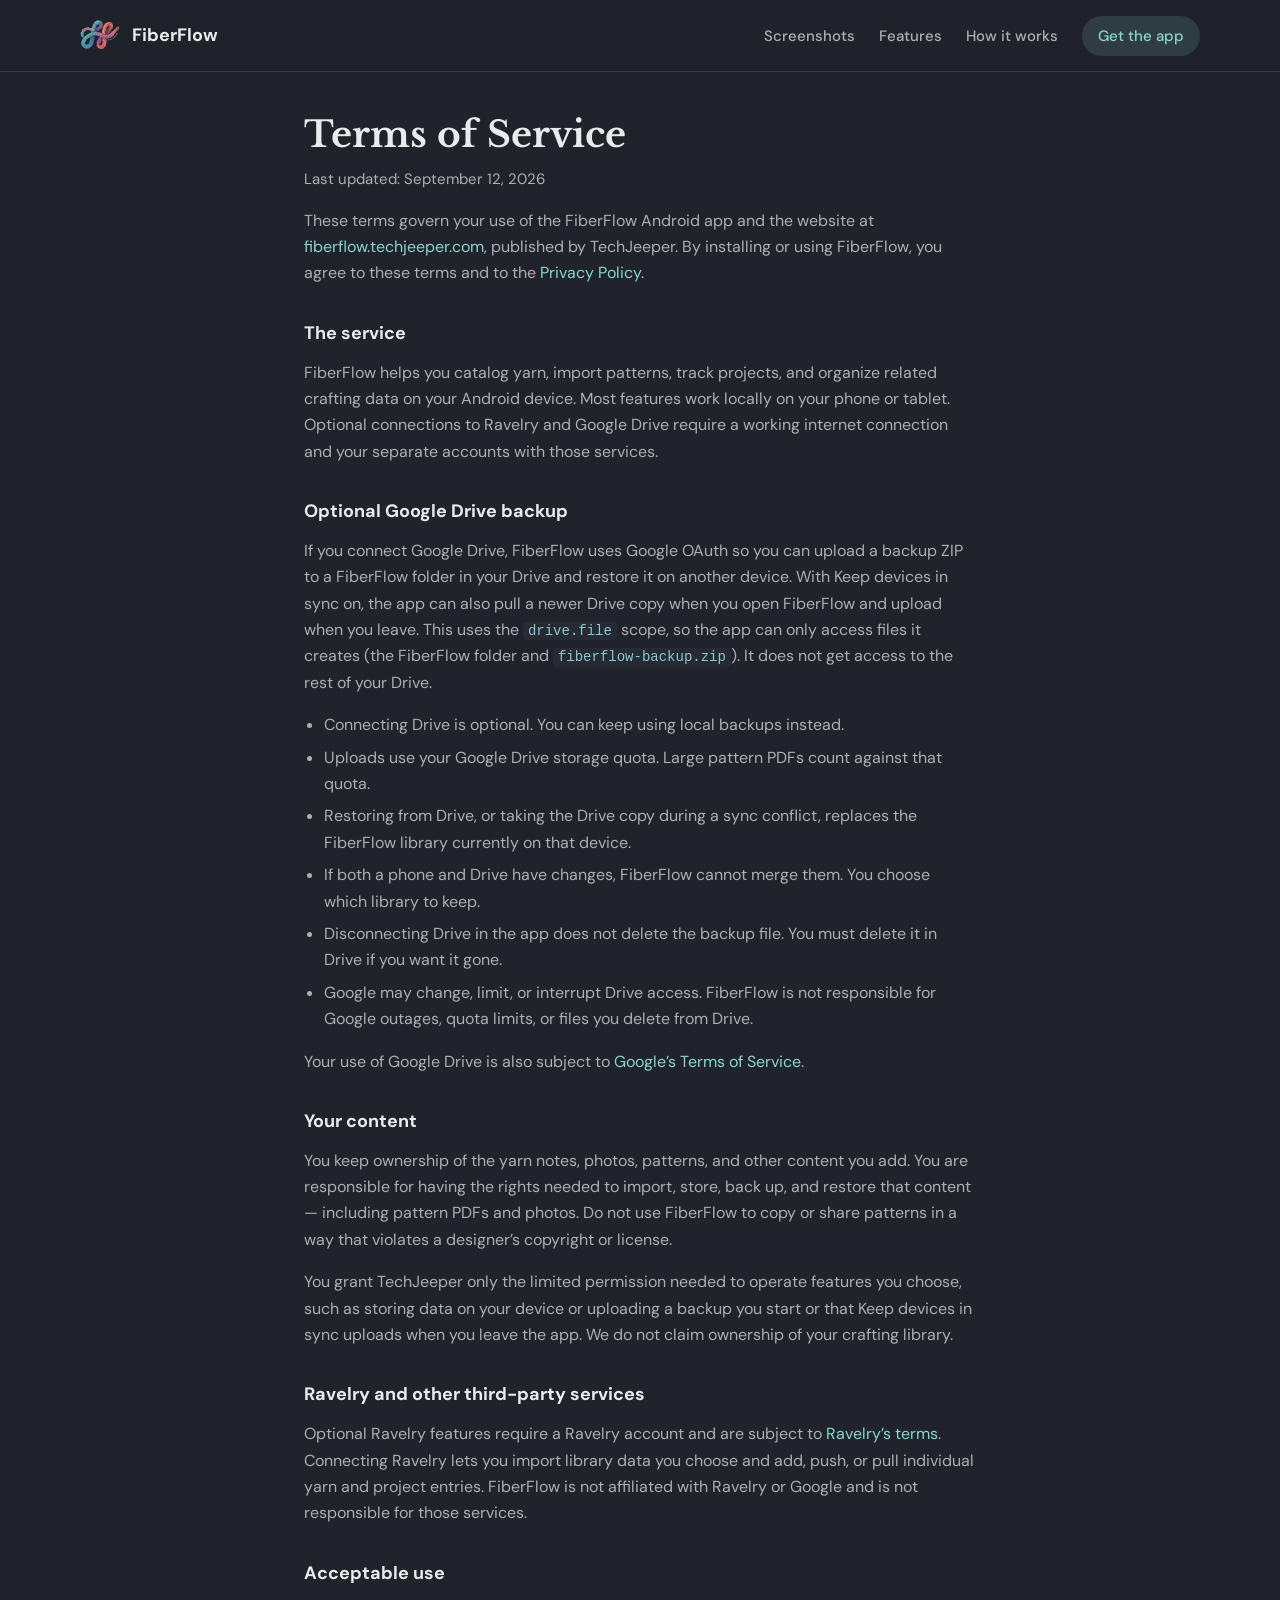
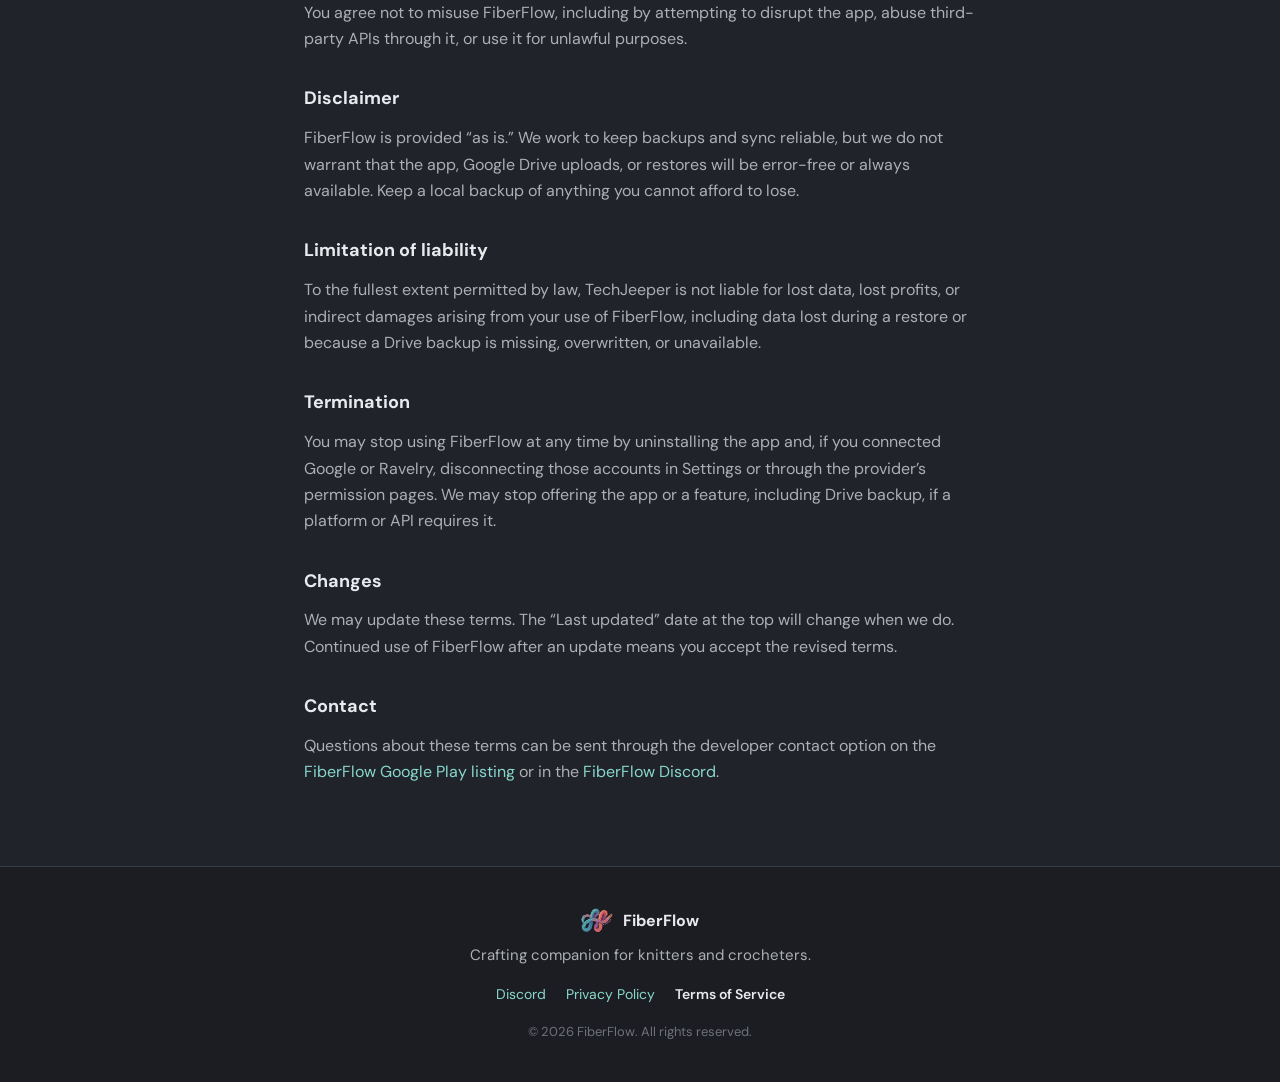
<file: tos.html>
<!DOCTYPE html>
<html lang="en">
<head>
  <meta charset="UTF-8">
  <meta name="viewport" content="width=device-width, initial-scale=1.0">
  <meta name="description" content="FiberFlow terms of service for the Android app, this website, and optional Google Drive backup.">
  <meta name="robots" content="index, follow">
  <meta name="theme-color" content="#1c1d22">
  <link rel="canonical" href="https://fiberflow.techjeeper.com/tos.html">
  <meta property="og:locale" content="en_US">
  <meta property="og:type" content="article">
  <meta property="og:site_name" content="FiberFlow">
  <meta property="og:title" content="Terms of Service — FiberFlow">
  <meta property="og:description" content="Terms for using FiberFlow, including optional Google Drive backup and Ravelry connection.">
  <meta property="og:url" content="https://fiberflow.techjeeper.com/tos.html">
  <meta property="og:image" content="https://fiberflow.techjeeper.com/assets/screenshots/home.jpg">
  <meta property="og:image:alt" content="FiberFlow home screen with stash stats and explore tiles">
  <meta property="og:image:width" content="935">
  <meta property="og:image:height" content="2048">
  <meta name="twitter:card" content="summary_large_image">
  <meta name="twitter:title" content="Terms of Service — FiberFlow">
  <meta name="twitter:description" content="Terms for using FiberFlow, including optional Google Drive backup and Ravelry connection.">
  <meta name="twitter:image" content="https://fiberflow.techjeeper.com/assets/screenshots/home.jpg">
  <meta name="twitter:image:alt" content="FiberFlow home screen with stash stats and explore tiles">
  <title>Terms of Service — FiberFlow</title>
  <link rel="icon" type="image/svg+xml" href="assets/FiberFlow-Icon.svg">
  <link rel="preconnect" href="https://fonts.googleapis.com">
  <link rel="preconnect" href="https://fonts.gstatic.com" crossorigin>
  <link href="https://fonts.googleapis.com/css2?family=DM+Sans:ital,opsz,wght@0,9..40,400;0,9..40,500;0,9..40,600;0,9..40,700;1,9..40,400&amp;family=Libre+Baskerville:ital,wght@0,400;0,700;1,400&amp;display=swap" rel="stylesheet">
  <link rel="stylesheet" href="css/styles.css">
  <link rel="stylesheet" href="css/legal.css">
  <script data-goatcounter="https://fiberflow.goatcounter.com/count"
          async src="//gc.zgo.at/count.js"></script>
  <script type="application/ld+json">
    {
      "@context": "https://schema.org",
      "@type": "WebPage",
      "name": "Terms of Service — FiberFlow",
      "description": "Terms for using FiberFlow, including optional Google Drive backup and Ravelry connection.",
      "url": "https://fiberflow.techjeeper.com/tos.html",
      "isPartOf": {
        "@type": "WebSite",
        "name": "FiberFlow",
        "url": "https://fiberflow.techjeeper.com/"
      }
    }
  </script>
</head>
<body>
  <a class="skip-link" href="#main">Skip to content</a>

  <header class="site-header" id="top">
    <div class="container header-inner">
      <a class="brand" href="index.html" aria-label="FiberFlow home">
        <img src="assets/FiberFlow-Icon.svg" alt="" width="40" height="40" class="brand-icon">
        <span class="brand-name">FiberFlow</span>
      </a>
      <button class="nav-toggle" type="button" aria-expanded="false" aria-controls="site-nav" aria-label="Open menu">
        <span></span>
        <span></span>
        <span></span>
      </button>
      <nav class="site-nav" id="site-nav" aria-label="Primary">
        <a href="index.html#showcase">Screenshots</a>
        <a href="index.html#features">Features</a>
        <a href="index.html#how-it-works">How it works</a>
        <a href="index.html#download" class="nav-cta">Get the app</a>
      </nav>
    </div>
  </header>

  <main id="main" class="legal-main">
    <article class="container legal-page">
      <h1>Terms of Service</h1>
      <p class="legal-updated">Last updated: September 12, 2026</p>

      <p>
        These terms govern your use of the FiberFlow Android app and the website at
        <a href="https://fiberflow.techjeeper.com/">fiberflow.techjeeper.com</a>,
        published by TechJeeper. By installing or using FiberFlow, you agree to these terms
        and to the <a href="privacy-policy.html">Privacy Policy</a>.
      </p>

      <h2>The service</h2>
      <p>
        FiberFlow helps you catalog yarn, import patterns, track projects, and organize related
        crafting data on your Android device. Most features work locally on your phone or tablet.
        Optional connections to Ravelry and Google Drive require a working internet connection
        and your separate accounts with those services.
      </p>

      <h2>Optional Google Drive backup</h2>
      <p>
        If you connect Google Drive, FiberFlow uses Google OAuth so you can upload a backup ZIP
        to a FiberFlow folder in your Drive and restore it on another device. With Keep devices
        in sync on, the app can also pull a newer Drive copy when you open FiberFlow and upload
        when you leave. This uses the
        <code>drive.file</code> scope, so the app can only access files it creates (the FiberFlow
        folder and <code>fiberflow-backup.zip</code>). It does not get access to the rest of your Drive.
      </p>
      <ul>
        <li>Connecting Drive is optional. You can keep using local backups instead.</li>
        <li>Uploads use your Google Drive storage quota. Large pattern PDFs count against that quota.</li>
        <li>Restoring from Drive, or taking the Drive copy during a sync conflict, replaces the FiberFlow library currently on that device.</li>
        <li>If both a phone and Drive have changes, FiberFlow cannot merge them. You choose which library to keep.</li>
        <li>Disconnecting Drive in the app does not delete the backup file. You must delete it in Drive if you want it gone.</li>
        <li>Google may change, limit, or interrupt Drive access. FiberFlow is not responsible for Google outages, quota limits, or files you delete from Drive.</li>
      </ul>
      <p>
        Your use of Google Drive is also subject to
        <a href="https://policies.google.com/terms" rel="noopener noreferrer" target="_blank">Google&rsquo;s Terms of Service</a>.
      </p>

      <h2>Your content</h2>
      <p>
        You keep ownership of the yarn notes, photos, patterns, and other content you add.
        You are responsible for having the rights needed to import, store, back up, and restore
        that content — including pattern PDFs and photos. Do not use FiberFlow to copy or share
        patterns in a way that violates a designer&rsquo;s copyright or license.
      </p>
      <p>
        You grant TechJeeper only the limited permission needed to operate features you choose,
        such as storing data on your device or uploading a backup you start or that Keep devices
        in sync uploads when you leave the app. We do not claim
        ownership of your crafting library.
      </p>

      <h2>Ravelry and other third-party services</h2>
      <p>
        Optional Ravelry features require a Ravelry account and are subject to
        <a href="https://www.ravelry.com/about/tos" rel="noopener noreferrer" target="_blank">Ravelry&rsquo;s terms</a>.
        Connecting Ravelry lets you import library data you choose and add, push, or pull individual
        yarn and project entries. FiberFlow is not affiliated with Ravelry or Google and is not
        responsible for those services.
      </p>

      <h2>Acceptable use</h2>
      <p>You agree not to misuse FiberFlow, including by attempting to disrupt the app, abuse third-party APIs through it, or use it for unlawful purposes.</p>

      <h2>Disclaimer</h2>
      <p>
        FiberFlow is provided &ldquo;as is.&rdquo; We work to keep backups and sync reliable, but we do not
        warrant that the app, Google Drive uploads, or restores will be error-free or always available.
        Keep a local backup of anything you cannot afford to lose.
      </p>

      <h2>Limitation of liability</h2>
      <p>
        To the fullest extent permitted by law, TechJeeper is not liable for lost data, lost profits,
        or indirect damages arising from your use of FiberFlow, including data lost during a restore
        or because a Drive backup is missing, overwritten, or unavailable.
      </p>

      <h2>Termination</h2>
      <p>
        You may stop using FiberFlow at any time by uninstalling the app and, if you connected Google
        or Ravelry, disconnecting those accounts in Settings or through the provider&rsquo;s permission pages.
        We may stop offering the app or a feature, including Drive backup, if a platform or API requires it.
      </p>

      <h2>Changes</h2>
      <p>
        We may update these terms. The &ldquo;Last updated&rdquo; date at the top will change when we do.
        Continued use of FiberFlow after an update means you accept the revised terms.
      </p>

      <h2>Contact</h2>
      <p>
        Questions about these terms can be sent through the developer contact option on the
        <a href="https://play.google.com/store/apps/details?id=com.fiberflow.app">FiberFlow Google Play listing</a>
        or in the
        <a href="https://discord.gg/9WdGfetSRp" rel="noopener noreferrer" target="_blank">FiberFlow Discord</a>.
      </p>
    </article>
  </main>

  <footer class="site-footer">
    <div class="container footer-inner">
      <div class="footer-brand">
        <img src="assets/FiberFlow-Icon.svg" alt="" width="32" height="32">
        <span>FiberFlow</span>
      </div>
      <p class="footer-tagline">Crafting companion for knitters and crocheters.</p>
      <p class="footer-legal">
        <a href="https://discord.gg/9WdGfetSRp" target="_blank" rel="noopener noreferrer">Discord</a>
        <a href="privacy-policy.html">Privacy Policy</a>
        <a href="tos.html" aria-current="page">Terms of Service</a>
      </p>
      <p class="footer-copy">&copy; <span id="year"></span> FiberFlow. All rights reserved.</p>
    </div>
  </footer>

  <script src="js/main.js"></script>
</body>
</html>
</file>
<file: css/styles.css>
/* FiberFlow palette — matches app/src/main/java/com/fiberflow/app/ui/theme/Color.kt */
:root {
  --ink-deep: #1c1d22;
  --ink-surface: #20232a;
  --ink-card: #262a32;
  --ink-elevated: #2e343e;
  --ink-border: #3d4651;
  --outline-variant: #363d48;

  --brand-coral: #eb786a;
  --brand-coral-light: #fb9d8a;
  --brand-coral-dark: #c9504c;

  --brand-teal: #88d7ce;
  --brand-teal-light: #8ac6ce;
  --brand-teal-dark: #3e7d8f;
  --brand-teal-deep: #559dac;

  --brand-plum: #4b2e6a;
  --brand-plum-mid: #725c89;
  --brand-plum-light: #9d83b4;

  --brand-rose: #8c5571;
  --brand-rose-light: #d98390;

  --brand-blue: #437395;
  --brand-blue-light: #709cb3;

  --text-primary: #e8eaed;
  --text-secondary: #acb0b3;
  --text-muted: #6d7279;

  --gradient-hero: linear-gradient(
    135deg,
    var(--brand-plum) 0%,
    var(--brand-rose) 35%,
    var(--brand-teal-dark) 70%,
    var(--brand-teal) 100%
  );

  --radius-sm: 12px;
  --radius-md: 16px;
  --radius-lg: 28px;

  --shadow-card: 0 4px 24px rgba(0, 0, 0, 0.25);
  --header-height: 72px;

  --font-serif: "Libre Baskerville", Georgia, "Times New Roman", serif;
  --font-sans: "DM Sans", system-ui, -apple-system, sans-serif;
}

*,
*::before,
*::after {
  box-sizing: border-box;
}

html {
  scroll-behavior: smooth;
}

body {
  margin: 0;
  font-family: var(--font-sans);
  font-size: 16px;
  line-height: 1.6;
  color: var(--text-primary);
  background: var(--ink-surface);
  -webkit-font-smoothing: antialiased;
}

img {
  max-width: 100%;
  height: auto;
  display: block;
}

a {
  color: var(--brand-teal);
  text-decoration: none;
}

a:hover {
  color: var(--brand-teal-light);
}

.container {
  width: min(1120px, calc(100% - 2rem));
  margin-inline: auto;
}

.skip-link {
  position: absolute;
  top: -100%;
  left: 1rem;
  z-index: 1000;
  padding: 0.75rem 1rem;
  background: var(--brand-teal);
  color: var(--ink-deep);
  border-radius: var(--radius-sm);
  font-weight: 600;
}

.skip-link:focus {
  top: 1rem;
}

/* Header */
.site-header {
  position: sticky;
  top: 0;
  z-index: 100;
  height: var(--header-height);
  background: rgba(32, 35, 42, 0.92);
  backdrop-filter: blur(12px);
  border-bottom: 1px solid var(--outline-variant);
}

.header-inner {
  display: flex;
  align-items: center;
  justify-content: space-between;
  height: 100%;
}

.brand {
  display: flex;
  align-items: center;
  gap: 0.75rem;
  color: var(--text-primary);
  font-weight: 700;
  font-size: 1.125rem;
}

.brand:hover {
  color: var(--text-primary);
}

.brand-icon {
  border-radius: 10px;
}

.site-nav {
  display: flex;
  align-items: center;
  gap: 1.5rem;
}

.site-nav a {
  color: var(--text-secondary);
  font-size: 0.9375rem;
  font-weight: 500;
  transition: color 0.2s;
}

.site-nav a:hover {
  color: var(--text-primary);
}

.nav-cta {
  padding: 0.5rem 1rem;
  border-radius: 999px;
  background: rgba(136, 215, 206, 0.15);
  color: var(--brand-teal) !important;
}

.nav-cta:hover {
  background: rgba(136, 215, 206, 0.25);
  color: var(--brand-teal-light) !important;
}

.nav-toggle {
  display: none;
  flex-direction: column;
  justify-content: center;
  gap: 5px;
  width: 44px;
  height: 44px;
  padding: 0;
  border: none;
  border-radius: var(--radius-sm);
  background: var(--ink-card);
  cursor: pointer;
}

.nav-toggle span {
  display: block;
  width: 22px;
  height: 2px;
  margin-inline: auto;
  background: var(--text-primary);
  border-radius: 1px;
  transition: transform 0.2s, opacity 0.2s;
}

.nav-toggle[aria-expanded="true"] span:nth-child(1) {
  transform: translateY(7px) rotate(45deg);
}

.nav-toggle[aria-expanded="true"] span:nth-child(2) {
  opacity: 0;
}

.nav-toggle[aria-expanded="true"] span:nth-child(3) {
  transform: translateY(-7px) rotate(-45deg);
}

/* Hero */
.hero-block {
  padding: 1.5rem 1rem 2.5rem;
}

.hero {
  max-width: 1120px;
  margin-inline: auto;
  background: var(--gradient-hero);
  border-radius: var(--radius-lg);
  padding: clamp(2rem, 5vw, 3.5rem) clamp(1.5rem, 4vw, 2.5rem) clamp(1.75rem, 4vw, 2.5rem);
  display: flex;
  flex-direction: column;
  gap: clamp(1.75rem, 4vw, 2.5rem);
}

.hero-grid {
  display: grid;
  grid-template-columns: minmax(0, 1.15fr) minmax(0, 0.85fr);
  gap: clamp(1.5rem, 4vw, 3rem);
  align-items: center;
}

.hero-eyebrow {
  margin: 0 0 0.75rem;
  font-size: 0.875rem;
  font-weight: 600;
  letter-spacing: 0.06em;
  text-transform: uppercase;
  color: rgba(255, 255, 255, 0.95);
  text-shadow: 0 1px 2px rgba(28, 29, 34, 0.35);
}

.hero h1 {
  margin: 0 0 0.875rem;
  font-family: var(--font-serif);
  font-size: clamp(1.625rem, 3.2vw, 2.25rem);
  font-weight: 700;
  line-height: 1.3;
  color: #fff;
  max-width: 22ch;
}

.hero-lead {
  margin: 0 0 1.5rem;
  font-size: 1rem;
  line-height: 1.6;
  color: #fff;
  max-width: 36rem;
  text-shadow: 0 1px 2px rgba(28, 29, 34, 0.2);
}

.hero-actions {
  display: flex;
  flex-wrap: wrap;
  gap: 0.75rem;
}

.btn {
  display: inline-flex;
  align-items: center;
  justify-content: center;
  padding: 0.875rem 1.5rem;
  border-radius: 999px;
  font-family: var(--font-sans);
  font-size: 0.9375rem;
  font-weight: 600;
  border: 2px solid transparent;
  cursor: pointer;
  transition: background 0.2s, color 0.2s, border-color 0.2s, transform 0.15s;
}

.btn:hover {
  transform: translateY(-1px);
}

.btn-primary {
  background: #fff;
  color: var(--ink-deep);
  border-color: transparent;
}

.btn-primary:hover {
  background: rgba(255, 255, 255, 0.92);
  color: var(--ink-deep);
}

.btn-ghost {
  background: rgba(255, 255, 255, 0.12);
  color: #fff;
  border-color: rgba(255, 255, 255, 0.25);
}

.btn-ghost:hover {
  background: rgba(255, 255, 255, 0.2);
  color: #fff;
}

.hero-art,
.hero-phone {
  display: flex;
  justify-content: center;
  align-items: center;
  padding-inline: 0.5rem;
}

.hero-logo {
  width: min(100%, 280px);
  filter: drop-shadow(0 12px 32px rgba(0, 0, 0, 0.3));
}

/* Hero stats */
.hero-stats {
  padding-top: clamp(1.25rem, 3vw, 1.75rem);
  border-top: 1px solid rgba(255, 255, 255, 0.18);
}

.stats-grid {
  display: grid;
  grid-template-columns: repeat(3, 1fr);
  gap: 0.75rem;
}

.stat-chip {
  padding: 1rem 1.25rem;
  border-radius: var(--radius-md);
  background: var(--ink-deep);
  border: 1px solid var(--ink-border);
  box-shadow: 0 4px 16px rgba(0, 0, 0, 0.35);
}

.stat-value {
  display: block;
  font-family: var(--font-serif);
  font-size: 1.25rem;
  font-weight: 700;
  margin-bottom: 0.25rem;
}

.stat-label {
  display: block;
  font-size: 0.875rem;
  font-weight: 500;
  color: var(--text-secondary);
}

.stat-teal {
  border-left: 3px solid var(--brand-teal);
}

.stat-teal .stat-value {
  color: var(--brand-teal-light);
}

.stat-coral {
  border-left: 3px solid var(--brand-coral);
}

.stat-coral .stat-value {
  color: var(--brand-coral-light);
}

.stat-plum {
  border-left: 3px solid var(--brand-plum-light);
}

.stat-plum .stat-value {
  color: var(--brand-plum-light);
}

/* Sections */
.section {
  padding: 4.5rem 0;
}

.section-alt {
  background: var(--ink-deep);
}

.section-header {
  text-align: center;
  max-width: 640px;
  margin: 0 auto 3rem;
}

.section-header h2 {
  margin: 0 0 0.75rem;
  font-family: var(--font-serif);
  font-size: clamp(1.5rem, 3vw, 2rem);
  font-weight: 700;
}

.section-header p {
  margin: 0;
  color: var(--text-secondary);
  font-size: 1.0625rem;
}

/* Feature cards */
.feature-grid {
  display: grid;
  grid-template-columns: repeat(auto-fill, minmax(260px, 1fr));
  gap: 1rem;
}

.feature-card {
  padding: 1.25rem 1.5rem;
  border-radius: var(--radius-md);
  background: linear-gradient(145deg, var(--ink-card), var(--ink-elevated));
  border: 1px solid var(--outline-variant);
  transition: border-color 0.2s, transform 0.2s;
}

.feature-card:hover {
  transform: translateY(-2px);
}

.feature-card h3 {
  margin: 0 0 0.5rem;
  font-size: 1rem;
  font-weight: 700;
}

.feature-card p {
  margin: 0;
  font-size: 0.9375rem;
  line-height: 1.55;
  color: var(--text-secondary);
}

.accent-teal {
  border-left: 3px solid var(--brand-teal);
}

.accent-teal h3 {
  color: var(--brand-teal);
}

.accent-plum {
  border-left: 3px solid var(--brand-plum-mid);
}

.accent-plum h3 {
  color: var(--brand-plum-light);
}

.accent-coral {
  border-left: 3px solid var(--brand-coral);
}

.accent-coral h3 {
  color: var(--brand-coral);
}

.accent-rose {
  border-left: 3px solid var(--brand-rose);
}

.accent-rose h3 {
  color: var(--brand-rose-light);
}

.accent-blue {
  border-left: 3px solid var(--brand-blue);
}

.accent-blue h3 {
  color: var(--brand-blue-light);
}

/* Steps */
.steps-list {
  list-style: none;
  margin: 0;
  padding: 0;
  display: grid;
  gap: 1rem;
  max-width: 720px;
  margin-inline: auto;
}

.step-card {
  display: flex;
  gap: 1.25rem;
  align-items: flex-start;
  padding: 1.5rem;
  border-radius: var(--radius-md);
  background: var(--ink-card);
  border: 1px solid var(--outline-variant);
}

.step-number {
  flex-shrink: 0;
  width: 2.5rem;
  height: 2.5rem;
  display: flex;
  align-items: center;
  justify-content: center;
  border-radius: 50%;
  background: rgba(136, 215, 206, 0.15);
  color: var(--brand-teal);
  font-weight: 700;
  font-size: 1.125rem;
}

.step-card h3 {
  margin: 0 0 0.375rem;
  font-size: 1.125rem;
  font-weight: 600;
}

.step-card p {
  margin: 0;
  color: var(--text-secondary);
  font-size: 0.9375rem;
}

/* Download */
.download-section {
  text-align: center;
}

.download-inner {
  max-width: 520px;
}

.download-icon {
  margin: 0 auto 1.5rem;
  border-radius: 22px;
  box-shadow: var(--shadow-card);
}

.download-section h2 {
  margin: 0 0 0.75rem;
  font-family: var(--font-serif);
  font-size: clamp(1.5rem, 3vw, 2rem);
}

.download-section > .container > p,
.download-inner > p:not(.download-note) {
  margin: 0 0 2rem;
  color: var(--text-secondary);
}

.download-actions {
  display: flex;
  flex-wrap: wrap;
  justify-content: center;
  align-items: center;
  gap: 0.75rem;
}

.community-link {
  display: inline-flex;
  align-items: center;
  justify-content: center;
  min-height: 52px;
  padding: 0.75rem 1.25rem;
  border-radius: var(--radius-sm);
  background: var(--ink-card);
  border: 1px solid var(--outline-variant);
  color: var(--text-primary);
  font-weight: 600;
}

.community-link:hover {
  color: var(--brand-teal-light);
  border-color: var(--brand-teal-dark);
}

.play-badge {
  display: inline-flex;
  align-items: center;
  gap: 0.875rem;
  padding: 0.75rem 1.25rem 0.75rem 1rem;
  border-radius: var(--radius-sm);
  background: #000;
  color: #fff;
  border: 1px solid rgba(255, 255, 255, 0.15);
  transition: opacity 0.2s, transform 0.15s;
}

.play-badge:not(.play-badge--placeholder):hover {
  transform: translateY(-1px);
  color: #fff;
}

.play-badge--placeholder {
  opacity: 0.55;
  cursor: not-allowed;
  pointer-events: none;
}

.play-badge-text {
  display: flex;
  flex-direction: column;
  align-items: flex-start;
  line-height: 1.2;
}

.play-badge-label {
  font-size: 0.6875rem;
  text-transform: uppercase;
  letter-spacing: 0.04em;
  opacity: 0.85;
}

.play-badge-store {
  font-size: 1.25rem;
  font-weight: 600;
}

.download-note {
  margin: 1.25rem 0 0 !important;
  font-size: 0.875rem;
  color: var(--text-muted);
}

.download-note.is-live {
  color: var(--brand-teal);
}

/* Footer */
.site-footer {
  padding: 2.5rem 0;
  border-top: 1px solid var(--outline-variant);
  background: var(--ink-deep);
}

.footer-inner {
  text-align: center;
}

.footer-brand {
  display: inline-flex;
  align-items: center;
  gap: 0.625rem;
  font-weight: 700;
  margin-bottom: 0.5rem;
}

.footer-brand img {
  border-radius: 8px;
}

.footer-tagline {
  margin: 0 0 1rem;
  color: var(--text-secondary);
  font-size: 0.9375rem;
}

.footer-legal {
  display: flex;
  justify-content: center;
  flex-wrap: wrap;
  gap: 0.5rem 1.25rem;
  margin: 0 0 1rem;
  font-size: 0.875rem;
}

.footer-legal a[aria-current="page"] {
  color: var(--text-primary);
  font-weight: 600;
}

.footer-copy {
  margin: 0;
  font-size: 0.8125rem;
  color: var(--text-muted);
}

/* Responsive */
@media (max-width: 860px) {
  .hero-block {
    padding: 1rem 1rem 2rem;
  }

  .hero {
    border-radius: var(--radius-md);
  }

  .hero-grid {
    grid-template-columns: 1fr;
    text-align: center;
  }

  .hero h1 {
    max-width: none;
    margin-inline: auto;
  }

  .hero-lead {
    margin-inline: auto;
  }

  .hero-actions {
    justify-content: center;
  }

  .hero-art,
  .hero-phone {
    order: -1;
    margin-bottom: 0.5rem;
  }

  .hero-logo {
    width: min(220px, 72%);
    margin-inline: auto;
  }
}

@media (max-width: 720px) {
  .nav-toggle {
    display: flex;
  }

  .site-nav {
    position: fixed;
    top: var(--header-height);
    left: 0;
    right: 0;
    flex-direction: column;
    align-items: stretch;
    gap: 0;
    padding: 1rem;
    background: var(--ink-card);
    border-bottom: 1px solid var(--outline-variant);
    transform: translateY(-120%);
    opacity: 0;
    visibility: hidden;
    transition: transform 0.25s, opacity 0.25s, visibility 0.25s;
  }

  .site-nav.is-open {
    transform: translateY(0);
    opacity: 1;
    visibility: visible;
  }

  .site-nav a {
    padding: 0.875rem 1rem;
    border-radius: var(--radius-sm);
  }

  .site-nav a:hover {
    background: var(--ink-elevated);
  }

  .stats-grid {
    grid-template-columns: 1fr;
  }

  .section {
    padding: 3rem 0;
  }
}

@media (prefers-reduced-motion: reduce) {
  html {
    scroll-behavior: auto;
  }

  *,
  *::before,
  *::after {
    transition: none !important;
  }
}
</file>
<file: css/showcase.css>
/* App screenshot showcase — phone mockups */

.showcase-grid {
  display: grid;
  grid-template-columns: repeat(4, 1fr);
  gap: clamp(1rem, 2.5vw, 1.75rem);
  align-items: end;
}

.phone-mockup {
  margin: 0;
  text-align: center;
}

.phone-bezel {
  position: relative;
  padding: 0.5rem;
  border-radius: 28px;
  background: var(--ink-deep);
  border: 2px solid var(--ink-border);
  box-shadow:
    0 8px 32px rgba(0, 0, 0, 0.45),
    inset 0 1px 0 rgba(255, 255, 255, 0.06);
}

.phone-bezel img {
  width: 100%;
  border-radius: 20px;
  aspect-ratio: 9 / 19.5;
  object-fit: cover;
  object-position: top center;
}

.phone-mockup figcaption {
  margin-top: 1rem;
  font-size: 0.9375rem;
  font-weight: 600;
  color: var(--text-primary);
}

.phone-mockup .phone-caption-detail {
  display: block;
  margin-top: 0.25rem;
  font-size: 0.8125rem;
  font-weight: 400;
  color: var(--text-muted);
}

/* Hero phone preview */
.hero-phone {
  display: flex;
  justify-content: center;
  align-items: center;
}

.hero-phone .phone-bezel {
  max-width: 260px;
  transform: rotate(-2deg);
  transition: transform 0.25s;
}

.hero-phone .phone-bezel:hover {
  transform: rotate(0deg) translateY(-4px);
}

@media (max-width: 860px) {
  .hero-phone .phone-bezel {
    max-width: 220px;
    transform: none;
  }

  .showcase-grid {
    grid-template-columns: repeat(2, 1fr);
  }
}

@media (max-width: 480px) {
  .showcase-grid {
    grid-template-columns: 1fr;
    max-width: 280px;
    margin-inline: auto;
  }
}

@media (prefers-reduced-motion: reduce) {
  .hero-phone .phone-bezel {
    transition: none;
  }

  .hero-phone .phone-bezel:hover {
    transform: none;
  }
}
</file>
<file: css/legal.css>
.legal-main {
  padding: 2.5rem 0 4rem;
}

.legal-page {
  max-width: 42rem;
  margin: 0 auto;
}

.legal-page h1 {
  margin: 0 0 0.5rem;
  font-family: var(--font-serif);
  font-size: clamp(1.75rem, 4vw, 2.25rem);
  font-weight: 700;
  line-height: 1.3;
}

.legal-updated {
  margin: 0 0 2rem;
  color: var(--text-muted);
  font-size: 0.9375rem;
}

.legal-page h2 {
  margin: 2rem 0 0.75rem;
  font-size: 1.125rem;
  font-weight: 700;
  color: var(--text-primary);
}

.legal-page p,
.legal-page li {
  line-height: 1.65;
  color: var(--text-secondary);
}

.legal-page p {
  margin: 0 0 1rem;
}

.legal-page ul {
  margin: 0 0 1rem;
  padding-left: 1.25rem;
}

.legal-page li + li {
  margin-top: 0.375rem;
}

.legal-page code {
  font-size: 0.875em;
  padding: 0.1em 0.35em;
  border-radius: 4px;
  background: var(--ink-card);
  color: var(--brand-teal-light);
}

.legal-callout {
  margin: 1.5rem 0;
  padding: 1.25rem 1.5rem;
  border-radius: var(--radius-md);
  background: var(--ink-card);
  border: 1px solid var(--outline-variant);
  border-left: 3px solid var(--brand-teal);
}

.legal-callout p:last-child {
  margin-bottom: 0;
}
</file>
